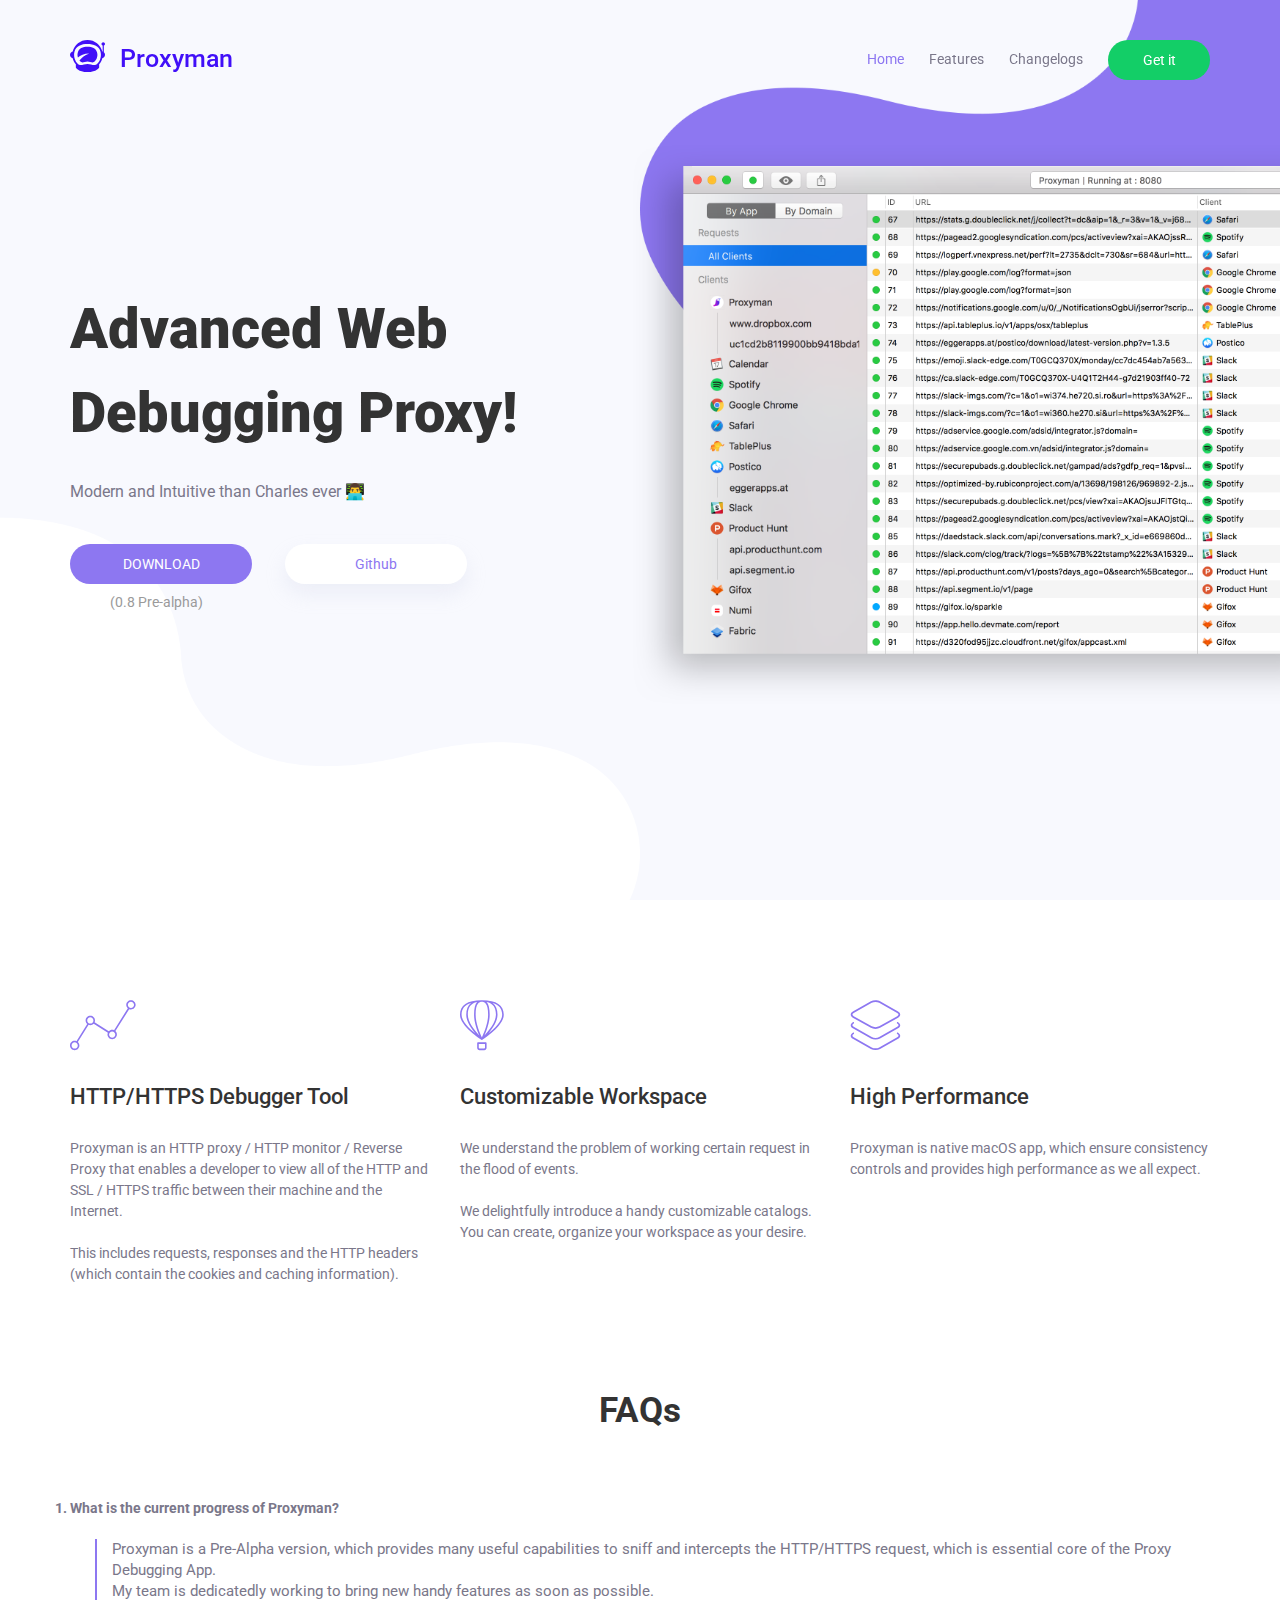
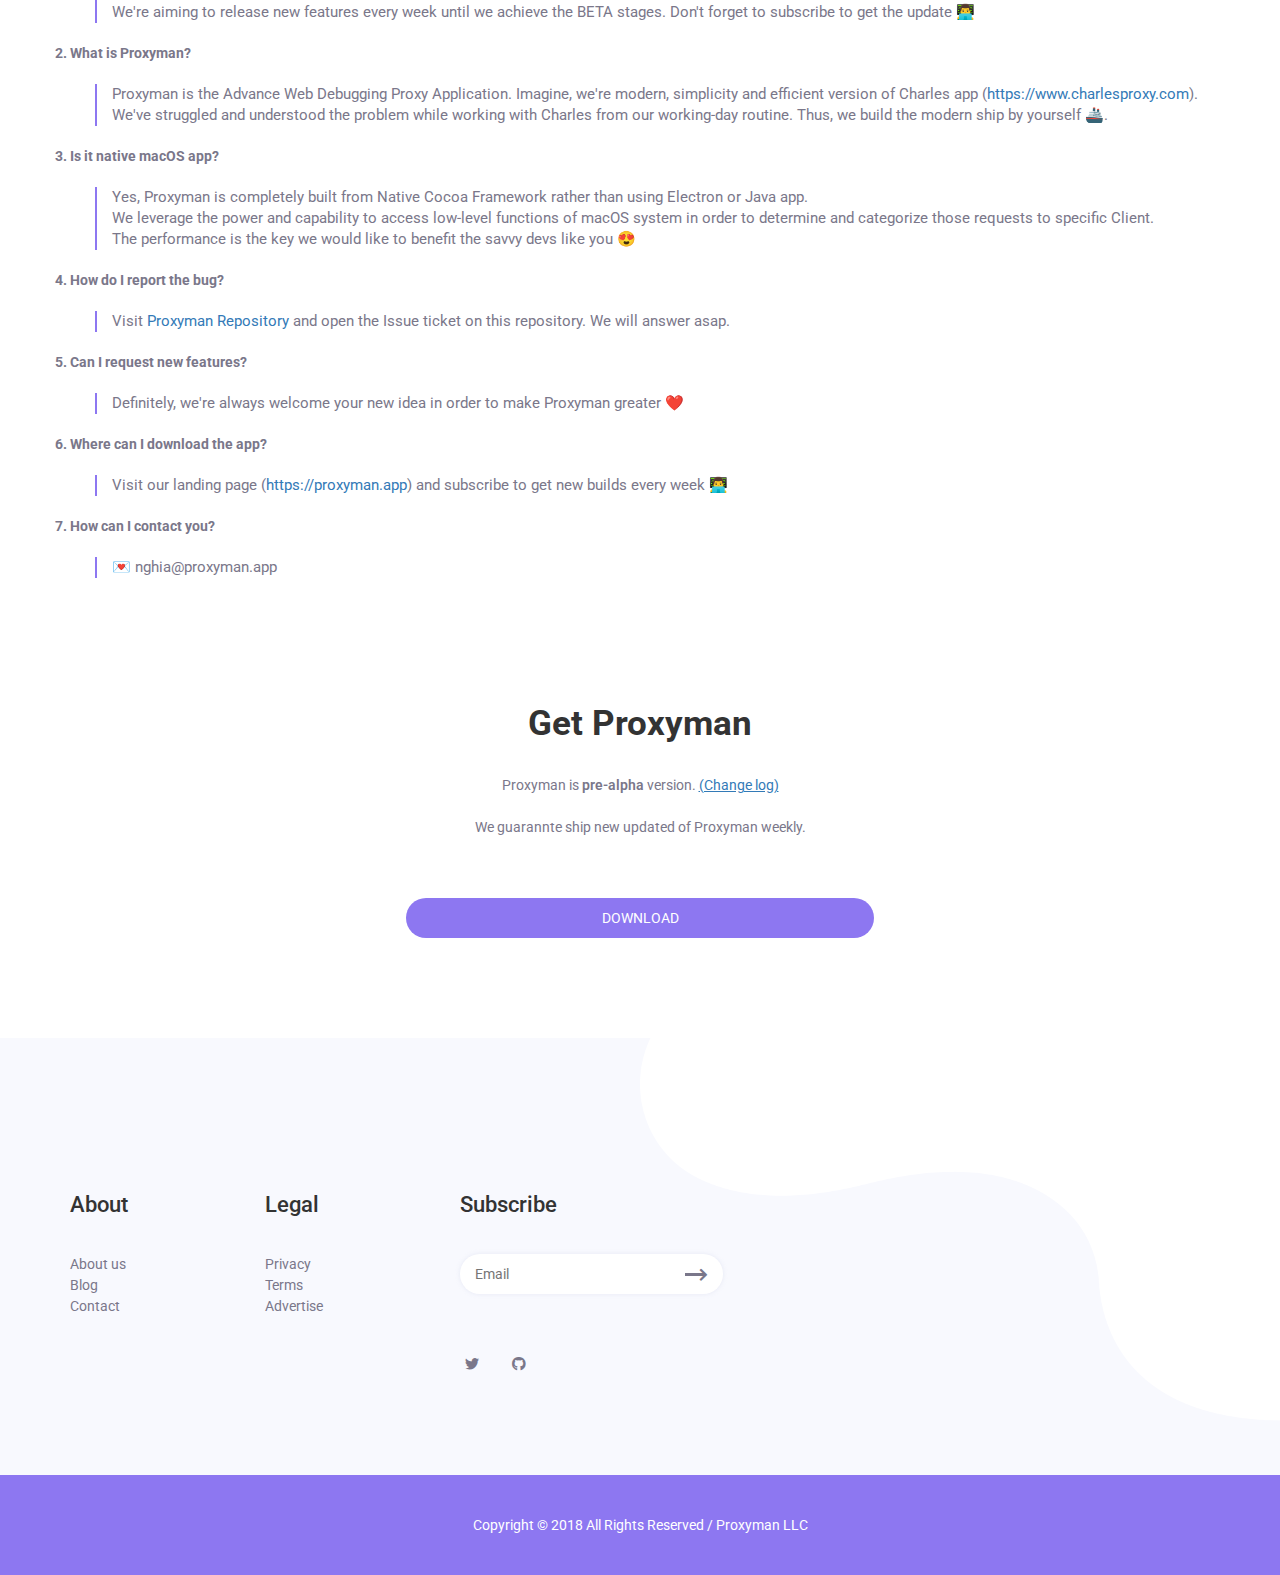
<file: index.html>
<!DOCTYPE html>
<html lang="en" xmlns="http://www.w3.org/1999/xhtml" xmlns:og="http://ogp.me/ns#">

<head>
    <meta charset="UTF-8">
    <meta name="viewport" content="width=device-width, initial-scale=1, shrink-to-fit=no">
    <meta name="keywords" content="proxy, proxyman, proxy app, macos, charles">
    <meta name="author" content="nghia@proxyman.app">
    <title>Proxyman • Advanced Web Debugging Proxy for Mac</title>
    <!-- Bootstrap core CSS -->
    <link rel="stylesheet" href="css/bootstrap.min.css">
    <!-- Font Animate -->
    <link rel="stylesheet" href="css/animate.css">
    <!-- Font Dropdownhover -->
    <link rel="stylesheet" href="css/bootstrap-dropdownhover.min.css">
    <!-- Font Awesome -->
    <link rel="stylesheet" href="css/fontawesome-all.min.css">
    <!-- Font Etline Font -->
    <link rel="stylesheet" href="css/etlinefont.css">
    <!-- Google Font -->
    <link href="https://fonts.googleapis.com/css?family=Roboto:400,500,700,900" rel="stylesheet">
    <!-- Owl Carousel -->
    <link rel="stylesheet" href="css/owl.carousel.min.css">
    <!-- Owl Theme Default -->
    <link rel="stylesheet" href="css/owl.theme.default.min.css">
    <!-- Styles -->
    <link rel="stylesheet" href="css/styles.css?version=1">
    <!-- favicon -->
    <link rel="apple-touch-icon" sizes="57x57" href="img/favicons/apple-icon-57x57.png">
    <link rel="apple-touch-icon" sizes="60x60" href="img/favicons/apple-icon-60x60.png">
    <link rel="apple-touch-icon" sizes="72x72" href="img/favicons/apple-icon-72x72.png">
    <link rel="apple-touch-icon" sizes="76x76" href="img/favicons/apple-icon-76x76.png">
    <link rel="apple-touch-icon" sizes="114x114" href="img/favicons/apple-icon-114x114.png">
    <link rel="apple-touch-icon" sizes="120x120" href="img/favicons/apple-icon-120x120.png">
    <link rel="apple-touch-icon" sizes="144x144" href="img/favicons/apple-icon-144x144.png">
    <link rel="apple-touch-icon" sizes="152x152" href="img/favicons/apple-icon-152x152.png">
    <link rel="apple-touch-icon" sizes="180x180" href="img/favicons/apple-icon-180x180.png">
    <link rel="icon" type="image/png" sizes="192x192"  href="img/favicons/android-icon-192x192.png">
    <link rel="icon" type="image/png" sizes="32x32" href="img/favicons/favicon-32x32.png">
    <link rel="icon" type="image/png" sizes="96x96" href="img/favicons/favicon-96x96.png">
    <link rel="icon" type="image/png" sizes="16x16" href="img/favicons/favicon-16x16.png">
    <link rel="manifest" href="img/favicons/manifest.json">
    <meta name="msapplication-TileColor" content="#ffffff">
    <meta name="msapplication-TileImage" content="img/favicons/ms-icon-144x144.png">
    <meta name="theme-color" content="#ffffff">
    <link rel="image_src" href="img/background/laptop_1.png" />
    <meta property="og:type" content="website" />
    <meta property="og:url" content="https://proxyman.app/" />
    <meta property="og:title" content="Proxyman • Advanced Web Debugging Proxy for Mac" />
    <meta property="og:description" content="Handy Debugging proxy tool for everyone." />
    <meta property="og:image" content="https://proxyman.app/img/background/laptop_1.png" />

    <!--[if lt IE 9]>
     <script src="js/html5shiv.min.js"></script>
     <script src="js/respond.min.js"></script>
    <![endif]-->
    <!-- Global site tag (gtag.js) - Google Analytics -->
<script async src="https://www.googletagmanager.com/gtag/js?id=UA-123178888-1"></script>
<script>
  window.dataLayer = window.dataLayer || [];
  function gtag(){dataLayer.push(arguments);}
  gtag('js', new Date());

  gtag('config', 'UA-123178888-1');
</script>
</head>

<body>
    <!-- Start Navbar -->
    <nav class="navbar navbar-default navbar-fixed-top">
        <div class="container">
            <div class="navbar-header">
                <div class="navbar-toggle collapsed menu-icon" data-toggle="collapse" data-target="#menu" aria-expanded="false" role="button">
                    <div class="bar half start"></div>
                    <div class="bar"></div>
                    <div class="bar half end"></div>
                </div>
                <div class="logo">
                    <img class="navbar-brand" src="img/logo/proxyman_1.svg" alt="logo">
                    <h3 class="logo-title">Proxyman</h3>
                </div>
            </div>
            <div class="collapse navbar-collapse" id="menu" data-hover="dropdown" data-animations="fadeInUp">
                <ul class="nav navbar-nav navbar-right">
                    <!-- Home -->
                    <li class="active"><a class="click-close" href="index.html">Home</a></li>
                    <!-- Features -->
                    <li><a class="click-close" href="#works">Features</a></li>
                    <!-- Features -->
                    <li><a class="click-close" target="_blank" rel="noopener noreferrer" href="./changelog.html">Changelogs</a></li>
                    <!-- Get it -->
                    <li><a class="click-close sign-up" href="#trial">Get it</a></li>
                </ul>
            </div>
        </div>
    </nav>
    <!-- End Navbar -->

    <!-- Start Header -->
    <header>
        <!-- Start Waves -->
        <div class="bg">
            <img class="wave-purple" src="img/background/wave-purple.png" alt="">
            <img class="wave-white" src="img/background/wave-white.png" alt="">
            <!-- Start Mockup -->
            <img class="mockup" src="img/background/laptop_1.png" alt="">
            <!-- End mockup -->
        </div>
        <!-- End Waves -->
        <!-- Start Content -->
        <div class="content">
            <div class="container">
                <div class="row">
                    <div class="col-lg-6 col-md-6 col-sm-12 col-xs-12">
                        <div class="header-text">
                            <h1>Advanced Web Debugging Proxy!</h1>
                            <p class="sub-header">Modern and Intuitive than Charles ever 👨‍💻</p>
                        </div>
                        <div class="button">
                            <a class="btn-main" target="_blank" rel="noopener noreferrer" href="https://www.dropbox.com/s/9nbieo877uyen9k/Proxyman_0.8.dmg?dl=0">DOWNLOAD</a>
                            <a class="btn-main learn-more" target="_blank" rel="noopener noreferrer" href="https://github.com/ProxymanApp/Proxyman">Github</a>
                        </div>
                        <div class="sub-title-1">(0.8 Pre-alpha)</div>
                    </div>
                </div>
            </div>

        </div>
        <!-- End Content -->
    </header>
    <!-- End Header -->
    <!-- Start Section Works -->
    <section id="works" class="section-padding works">
        <div class="container">
            <div class="row">
                <!-- Start item 1 -->
                <div class="col-lg-4 col-md-4 col-sm-12">
                    <div class="item">
                        <span aria-hidden="true" class="icon-linegraph"></span>
                        <h3>HTTP/HTTPS Debugger Tool</h3>
                        <p>Proxyman is an HTTP proxy / HTTP monitor / Reverse Proxy that enables a developer to view all of the HTTP and SSL / HTTPS traffic between their machine and the Internet.<br><br>This includes requests, responses and the HTTP headers (which contain the cookies and caching information).</p>
                    </div>
                </div>
                <!-- End item 1 -->
                <!-- Start item 2 -->
                <div class="col-lg-4 col-md-4 col-sm-12">
                    <div class="item">
                        <span aria-hidden="true" class="icon-hotairballoon"></span>
                        <h3>Customizable Workspace</h3>
                        <p>We understand the problem of working certain request in the flood of events. <br><br>We delightfully introduce a handy customizable catalogs.<br>You can create, organize your workspace as your desire.</p>
                    </div>
                </div>
                <!-- End item 2 -->
                <!-- Start item 3 -->
                <div class="col-lg-4 col-md-4 col-sm-12">
                    <div class="item">
                        <span aria-hidden="true" class="icon-layers"></span>
                        <h3>High Performance</h3>
                        <p>Proxyman is native macOS app, which ensure consistency controls and provides high performance as we all expect.</p>
                    </div>
                </div>
                <!-- End item 3 -->
            </div>
        </div>
    </section>
    <!-- End Section Works -->
    <!-- Start Section FAQ -->
    <section id="faq" class="section-faq-padding">
        <div class="container">
            <div class="row">
              <h2 class="title">FAQs</h2>
<ul>
   <li><strong>1. What is the current progress of Proxyman?</strong></li>
</ul>
<blockquote>
   <p>Proxyman is a Pre-Alpha version, which provides many useful capabilities to sniff and intercepts the HTTP/HTTPS request, which is essential core of the Proxy Debugging App.</p>
   <p>My team is dedicatedly working to bring new handy features as soon as possible.</p>
   <p>We&#39;re aiming to release new features every week until we achieve the BETA stages. Don&#39;t forget to subscribe to get the update 👨‍💻</p>
</blockquote>
<ul>
   <li><strong>2. What is Proxyman?</strong></li>
</ul>
<blockquote>
   <p>Proxyman is the Advance Web Debugging Proxy Application. Imagine, we&#39;re modern, simplicity and efficient version of Charles app (<a href="https://www.charlesproxy.com">https://www.charlesproxy.com</a>).</p>
   <p>We&#39;ve struggled and understood the problem while working with Charles from our working-day routine. Thus, we build the modern ship by yourself 🚢.</p>
</blockquote>
<ul>
   <li><strong>3. Is it native macOS app?</strong></li>
</ul>
<blockquote>
   <p>Yes, Proxyman is completely built from Native Cocoa Framework rather than using Electron or Java app.</p>
   <p>We leverage the power and capability to access low-level functions of macOS system in order to determine and categorize those requests to specific Client.</p>
   <p>The performance is the key we would like to benefit the savvy devs like you 😍</p>
</blockquote>
<ul>
   <li><strong>4. How do I report the bug?</strong></li>
</ul>
<blockquote>
   <p>Visit <a target="_blank" rel="noopener noreferrer" href="https://github.com/ProxymanApp/Proxyman">Proxyman Repository</a> and open the Issue ticket on this repository. We will answer asap.
   </p>
</blockquote>
<ul>
   <li><strong>5. Can I request new features?</strong></li>
</ul>
<blockquote>
   <p>Definitely, we&#39;re always welcome your new idea in order to make Proxyman greater ❤️</p>
</blockquote>
<ul>
   <li><strong>6. Where can I download the app?</strong></li>
</ul>
<blockquote>
   <p>Visit our landing page (<a target="_blank" rel="noopener noreferrer" href="https://proxyman.app">https://proxyman.app</a>) and subscribe to get new builds every week 👨‍💻</p>
</blockquote>
<ul>
   <li><strong>7. How can I contact you?</strong></li>
</ul>
<blockquote>
   <p>💌 nghia@proxyman.app</p>
</blockquote>
            </div>
        </div>
    </section>
    <!-- End Section FAQ -->
    <!-- Start Section Trial -->
    <section id="trial" class="section-padding trial">
        <div class="container">
            <div class="title">
                <h2>Get Proxyman</h2>
                <span>Proxyman is <span class="version-subtitle">pre-alpha</span> version. <a class="underline" href="./changelog.html">(Change log)</a><br><br>We guarannte ship new updated of Proxyman weekly.</span>
            </div>
            <div class="row">
              <a class="btn-main download-btn" target="_blank" rel="noopener noreferrer" href="https://www.dropbox.com/s/7b4z2bsmcs75l6a/Proxyman_0.6.dmg?dl=0">DOWNLOAD</a>
            </div>
        </div>
    </section>
    <!-- End Section Trial -->
    <!-- Start Scroll Top -->
    <div class="scroll-top">
        <span class="animated fadeIn"><i class="fas fa-chevron-left"></i>back</span>
    </div>
    <!-- End Scroll Top -->
    <!-- Start Footer -->
    <footer>
        <!-- Start Waves -->
        <div class="bg">
            <img class="footer-wave-white" src="img/background/footer-wave-white.png" alt="">
        </div>
        <!-- End Waves -->
        <div class="container">
            <div class="row">
                <!-- About -->
                <div class="about col-lg-2 col-md-2 col-sm-4">
                    <!-- Title -->
                    <div class="footer-title">
                        <h3>About</h3>
                    </div>
                    <!-- Link -->
                    <div class="footer-link">
                        <ul>
                            <li><a href="#">About us</a></li>
                            <li><a href="#">Blog</a></li>
                            <li><a href="mailto:nghia@proxyman.app?subject=Hello">Contact</a></li>
                        </ul>
                    </div>
                </div>
                <!-- Legal -->
                <div class="legal col-lg-2 col-md-2 col-sm-4">
                    <!-- Title -->
                    <div class="footer-title">
                        <h3>Legal</h3>
                    </div>
                    <!-- Link -->
                    <div class="footer-link">
                        <ul>
                            <li><a href="#">Privacy</a></li>
                            <li><a href="#">Terms</a></li>
                            <li><a href="#">Advertise</a></li>
                        </ul>
                    </div>
                </div>
                <!-- Subscribe -->
                <div class="subscribe col-lg-3 col-md-3 col-sm-12">
                    <!-- Title -->
                    <div class="footer-title">
                        <h3>Subscribe</h3>
                    </div>
                    <!-- Email -->
                    <form action="#">
                        <div class="email">
                            <input type="email" name="email" placeholder="Email">
                            <button type="submit"><i class="fas fa-chevron-right" aria-hidden="true"></i></button>
                        </div>
                    </form>
                    <!-- Social -->
                    <div class="social">
                        <ul>
                            <li><a href="https://twitter.com/proxyman_app"><i class="fab fa-twitter"></i></a></li>
                            <li><a href="https://github.com/ProxymanApp/Proxyman"><i class="fab fa-github"></i></a></li>
                        </ul>
                    </div>
                </div>
            </div>
        </div>
        <!-- Copy -->
        <div class="copy">
            <div class="container">
                <p>Copyright © 2018 All Rights Reserved / Proxyman LLC</p>
            </div>
        </div>
    </footer>
    <!-- End Footer -->

    <!-- script -->
    <script src="js/jquery-3.3.1.min.js"></script>
    <script src="js/bootstrap.min.js"></script>
    <script src="js/bootstrap-dropdownhover.min.js"></script>
    <script src="js/owl.carousel.min.js"></script>
    <script src="js/script.js"></script>
</body>

</html>
</file>
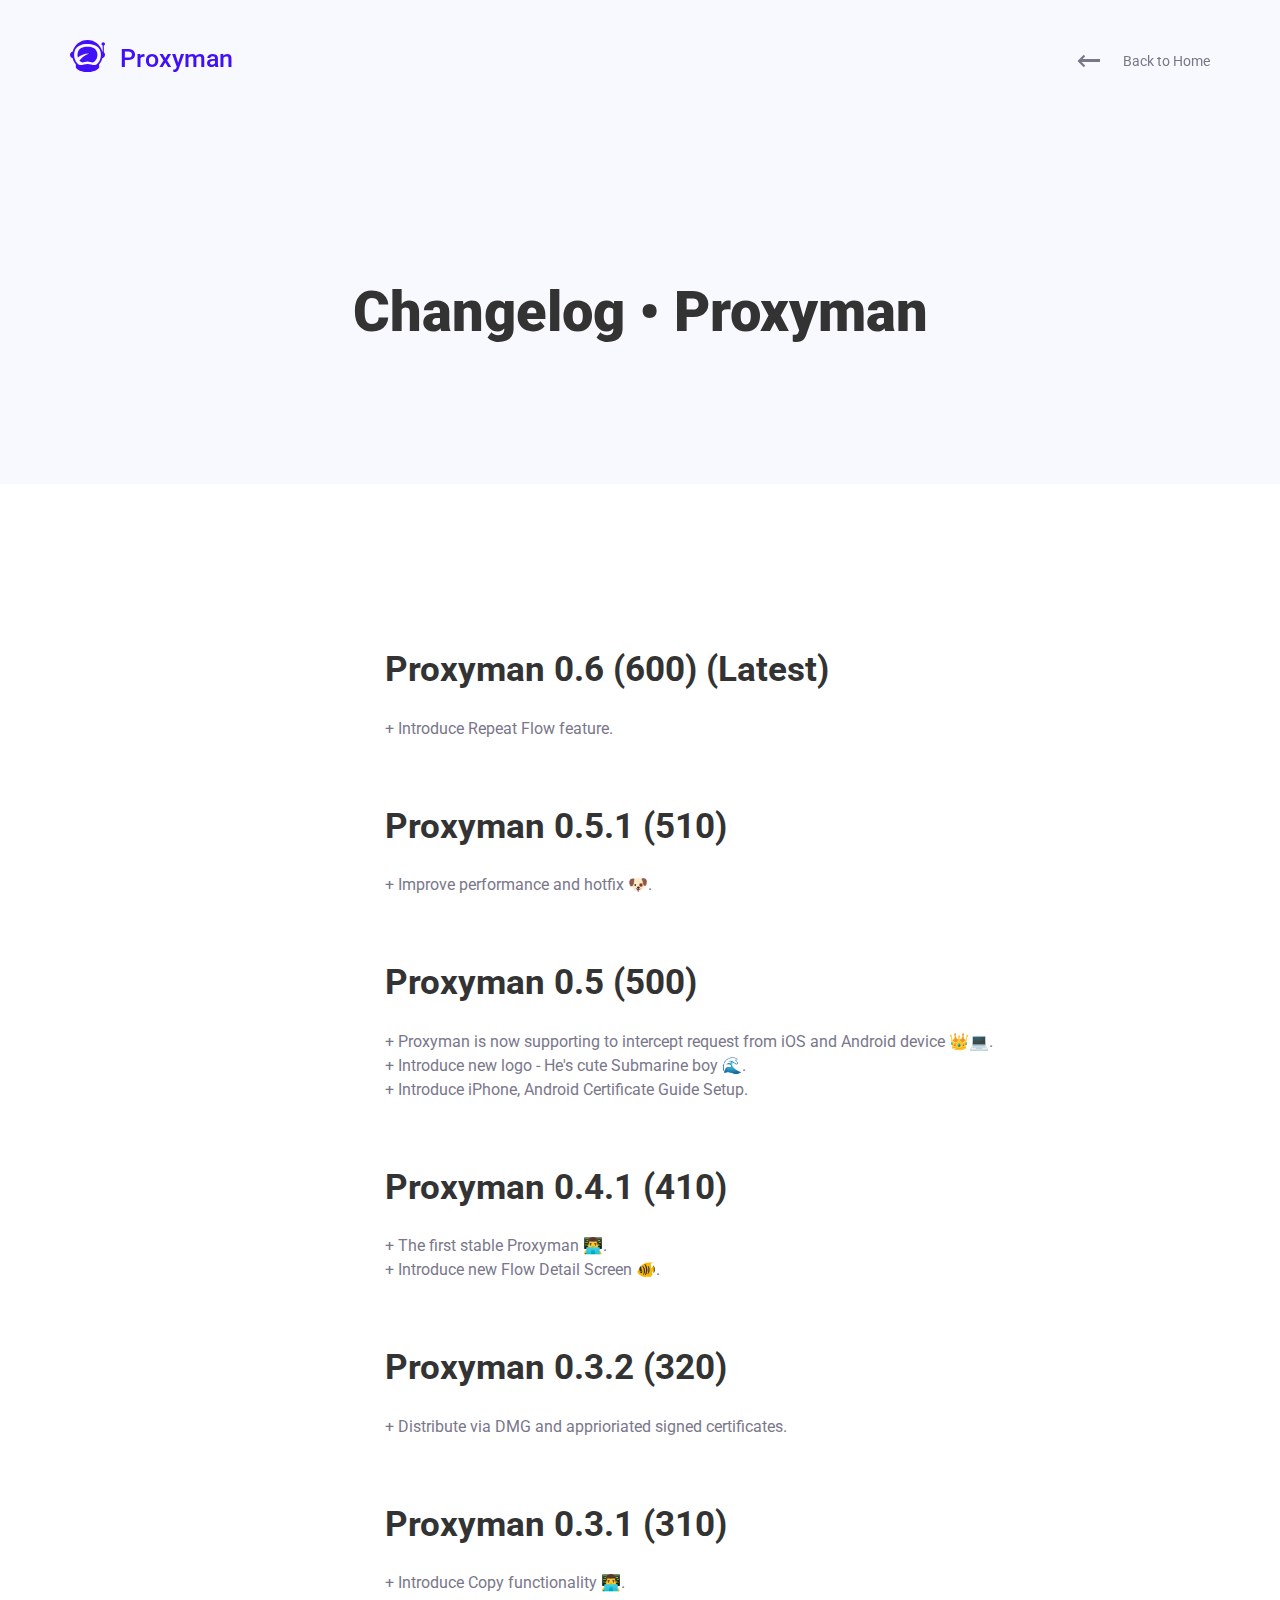
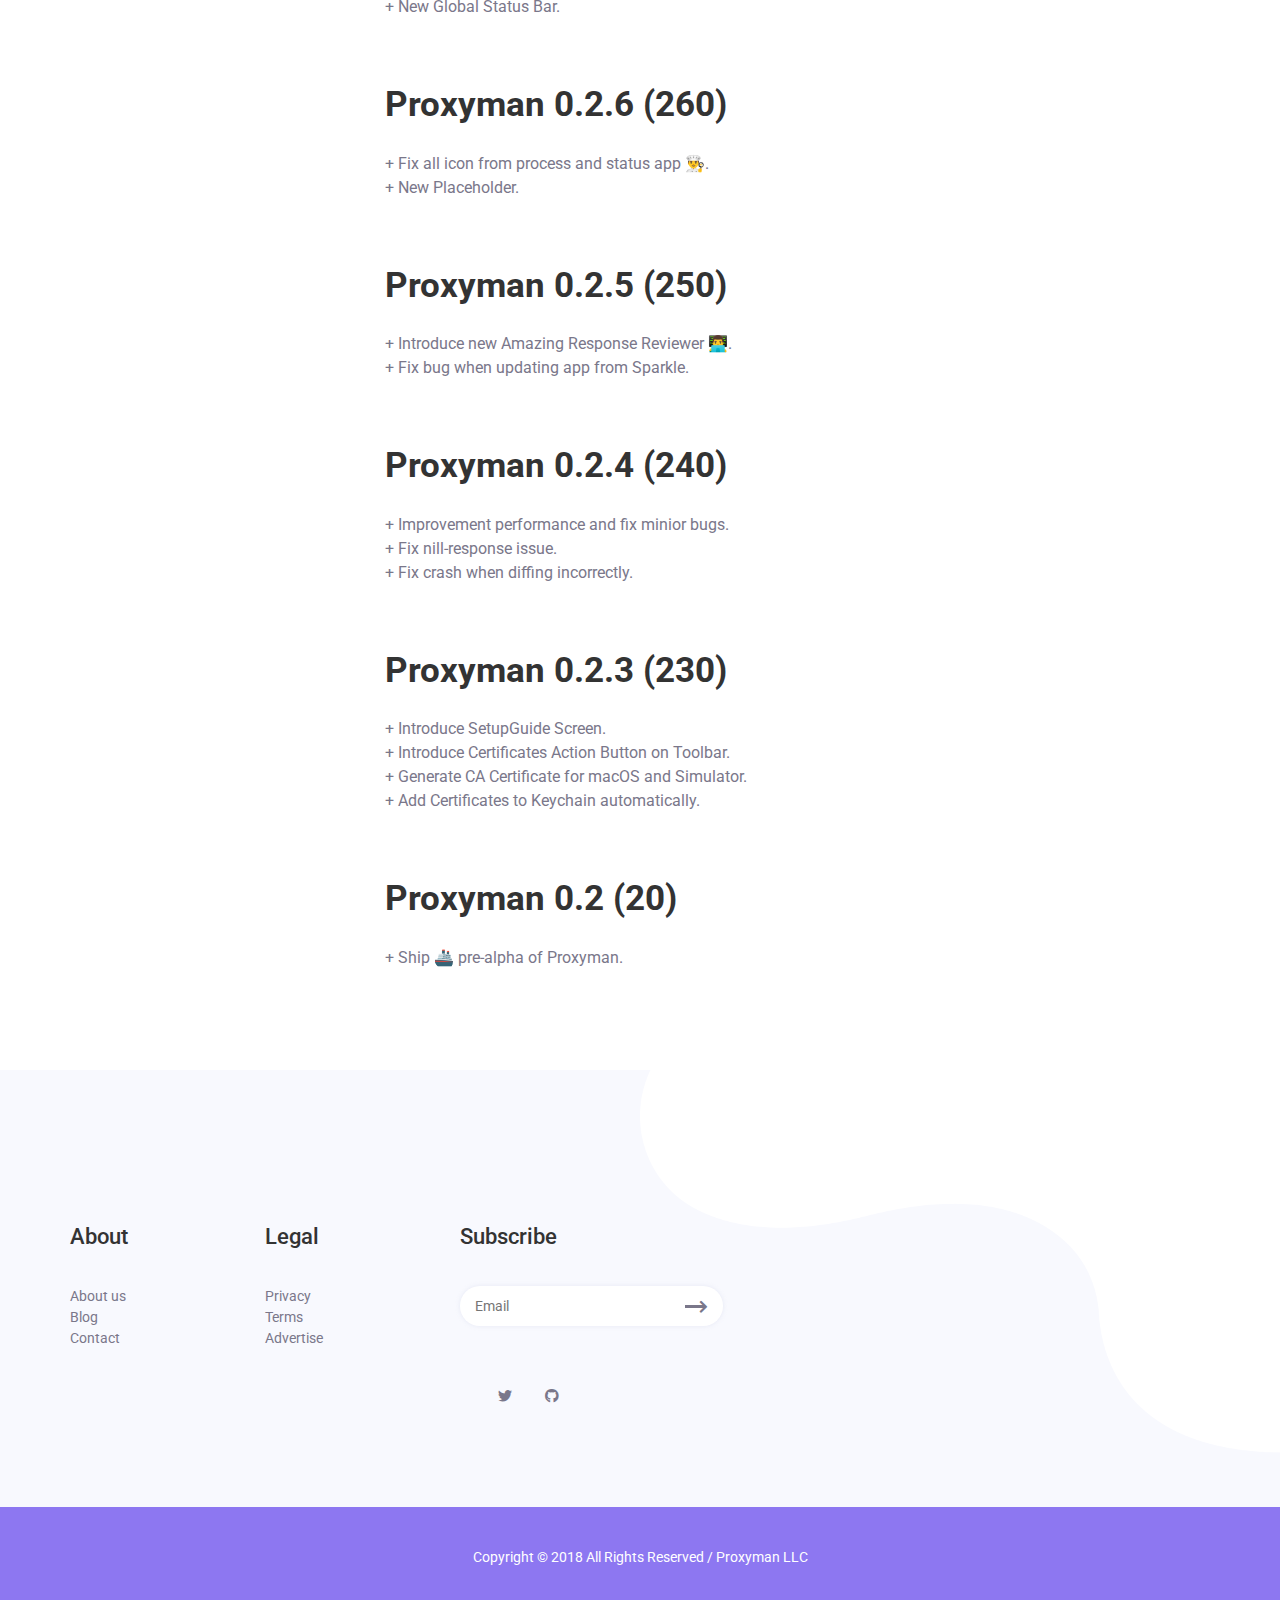
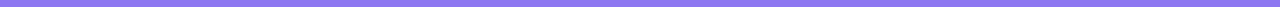
<file: changelog.html>
<!DOCTYPE html>
<html lang="en">

<head>
    <meta charset="UTF-8">
    <meta name="viewport" content="width=device-width, initial-scale=1, shrink-to-fit=no">
    <meta name="keywords" content="proxy, proxyman, proxy app, macos, charles">
    <meta name="author" content="nghia@proxyman.app">
    <title>Proxyman • Advanced Web Debugging Proxy for Mac</title>
    <!-- Bootstrap core CSS -->
    <link rel="stylesheet" href="css/bootstrap.min.css">
    <!-- Font Animate -->
    <link rel="stylesheet" href="css/animate.css">
    <!-- Font Dropdownhover -->
    <link rel="stylesheet" href="css/bootstrap-dropdownhover.min.css">
    <!-- Font Awesome -->
    <link rel="stylesheet" href="css/fontawesome-all.min.css">
    <!-- Light box -->
    <link rel="stylesheet" href="css/lightbox.min.css">
    <!-- Google Font -->
    <link href="https://fonts.googleapis.com/css?family=Roboto:400,500,700,900" rel="stylesheet">
    <!-- Styles -->
    <link rel="stylesheet" href="css/styles.css?version=1">
    <!-- favicon -->
    <link rel="apple-touch-icon" sizes="57x57" href="img/favicons/apple-icon-57x57.png">
    <link rel="apple-touch-icon" sizes="60x60" href="img/favicons/apple-icon-60x60.png">
    <link rel="apple-touch-icon" sizes="72x72" href="img/favicons/apple-icon-72x72.png">
    <link rel="apple-touch-icon" sizes="76x76" href="img/favicons/apple-icon-76x76.png">
    <link rel="apple-touch-icon" sizes="114x114" href="img/favicons/apple-icon-114x114.png">
    <link rel="apple-touch-icon" sizes="120x120" href="img/favicons/apple-icon-120x120.png">
    <link rel="apple-touch-icon" sizes="144x144" href="img/favicons/apple-icon-144x144.png">
    <link rel="apple-touch-icon" sizes="152x152" href="img/favicons/apple-icon-152x152.png">
    <link rel="apple-touch-icon" sizes="180x180" href="img/favicons/apple-icon-180x180.png">
    <link rel="icon" type="image/png" sizes="192x192"  href="img/favicons/android-icon-192x192.png">
    <link rel="icon" type="image/png" sizes="32x32" href="img/favicons/favicon-32x32.png">
    <link rel="icon" type="image/png" sizes="96x96" href="img/favicons/favicon-96x96.png">
    <link rel="icon" type="image/png" sizes="16x16" href="img/favicons/favicon-16x16.png">
    <link rel="manifest" href="img/favicons/manifest.json">
    <meta name="msapplication-TileColor" content="#ffffff">
    <meta name="msapplication-TileImage" content="img/favicons/ms-icon-144x144.png">
    <meta name="theme-color" content="#ffffff">
    <!--[if lt IE 9]>
     <script src="js/html5shiv.min.js"></script>
     <script src="js/respond.min.js"></script>
    <![endif]-->
</head>

<body>
    <!-- Start Navbar -->
    <nav class="navbar navbar-default navbar-fixed-top nav-blog-single">
        <div class="container">
            <div class="navbar-header">
              <div class="logo">
                  <img class="navbar-brand" src="img/logo/proxyman_1.svg" alt="logo">
                  <h3 class="logo-title">Proxyman</h3>
              </div>
            </div>
            <!-- Back to Home -->
            <div class="nav navbar-nav navbar-right">
                <a class="back" href="index.html"><i class="fas fa-chevron-left" aria-hidden="true"></i>Back to Home</a>
            </div>

        </div>
    </nav>
    <!-- End Navbar -->
    <!-- Start Header -->
    <header class="header-blog">
        <div class="container">
            <div class="title">
                <h1>Changelog • Proxyman</h1>
            </div>
        </div>
    </header>
    <!-- End Header -->
    <!-- Start Post Content -->
    <section class="blog blog-post section-padding">
        <div class="container">
            <div class="row">
                <div class="row-center col-lg-8 col-md-8 col-sm-12 col-xs-12">
                    <div class="row-left clearfix">
                        <!-- Start Blog Items -->

                        <!--  Blog Text -->
                        <div class="single-blog-text">
<h2 class="title title-changelog">Proxyman 0.6 (600) (Latest)</h2>
<p class="sub-title">+ Introduce Repeat Flow feature.</p>

<h2 class="title title-changelog">Proxyman 0.5.1 (510)</h2>
<p class="sub-title">+ Improve performance and hotfix 🐶.</p>

<h2 class="title title-changelog">Proxyman 0.5 (500)</h2>
<p class="sub-title">+ Proxyman is now supporting to intercept request from iOS and Android device 👑‍💻.</p>
<p class="sub-title">+ Introduce new logo - He's cute Submarine boy 🌊.</p>
<p class="sub-title">+ Introduce iPhone, Android Certificate Guide Setup.</p>

<h2 class="title title-changelog">Proxyman 0.4.1 (410)</h2>
<p class="sub-title">+ The first stable Proxyman 👨‍💻.</p>
<p class="sub-title">+ Introduce new Flow Detail Screen 🐠.</p>

<h2 class="title title-changelog">Proxyman 0.3.2 (320)</h2>
<p class="sub-title">+ Distribute via DMG and apprioriated signed certificates.</p>

<h2 class="title title-changelog">Proxyman 0.3.1 (310)</h2>
<p class="sub-title">+ Introduce Copy functionality 👨‍💻.</p>
<p class="sub-title">+ New Global Status Bar.</p>
<p class="sub-title"+ General Improvements 🙇🏻‍♂️.</p>

<h2 class="title title-changelog">Proxyman 0.2.6 (260)</h2>
<p class="sub-title">+ Fix all icon from process and status app 👨‍🍳.</p>
<p class="sub-title">+ New Placeholder.</p>

<h2 class="title title-changelog">Proxyman 0.2.5 (250)</h2>
<p class="sub-title">+ Introduce new Amazing Response Reviewer 👨‍💻.</p>
<p class="sub-title">+ Fix bug when updating app from Sparkle.</p>

<h2 class="title title-changelog">Proxyman 0.2.4 (240)</h2>
<p class="sub-title">+ Improvement performance and fix minior bugs.</p>
<p class="sub-title">+ Fix nill-response issue.</p>
<p class="sub-title">+ Fix crash when diffing incorrectly.</p>

<h2 class="title title-changelog">Proxyman 0.2.3 (230)</h2>
<p class="sub-title">+ Introduce SetupGuide Screen.</p>
<p class="sub-title">+ Introduce Certificates Action Button on Toolbar.</p>
<p class="sub-title">+ Generate CA Certificate for macOS and Simulator.</p>
<p class="sub-title">+ Add Certificates to Keychain automatically.</p>

<h2 class="title title-changelog">Proxyman 0.2 (20)</h2>
<p class="sub-title">+ Ship 🚢 pre-alpha of Proxyman.</p>
                        </div>
                        <!-- End Blog Items -->
                    </div>
                </div>
            </div>
        </div>
    </section>
    <!-- End Post Content -->
    <!-- Start Scroll Top -->
    <div class="scroll-top">
        <span class="animated fadeIn"><i class="fas fa-chevron-left"></i>back</span>
    </div>
    <!-- End Scroll Top -->
    <!-- Start Footer -->
    <footer>
        <!-- Start Waves -->
        <div class="bg">
            <img class="footer-wave-white" src="img/background/footer-wave-white.png" alt="">
        </div>
        <!-- End Waves -->
        <div class="container">
            <div class="row">
                <!-- About -->
                <div class="about col-lg-2 col-md-2 col-sm-4">
                    <!-- Title -->
                    <div class="footer-title">
                        <h3>About</h3>
                    </div>
                    <!-- Link -->
                    <div class="footer-link">
                        <ul>
                            <li><a href="#">About us</a></li>
                            <li><a href="#">Blog</a></li>
                            <li><a href="mailto:nghia@proxyman.app?subject=Hello">Contact</a></li>
                        </ul>
                    </div>
                </div>
                <!-- Legal -->
                <div class="legal col-lg-2 col-md-2 col-sm-4">
                    <!-- Title -->
                    <div class="footer-title">
                        <h3>Legal</h3>
                    </div>
                    <!-- Link -->
                    <div class="footer-link">
                        <ul>
                            <li><a href="#">Privacy</a></li>
                            <li><a href="#">Terms</a></li>
                            <li><a href="#">Advertise</a></li>
                        </ul>
                    </div>
                </div>
                <!-- Subscribe -->
                <div class="subscribe col-lg-3 col-md-3 col-sm-12">
                    <!-- Title -->
                    <div class="footer-title">
                        <h3>Subscribe</h3>
                    </div>
                    <!-- Email -->
                    <form action="#">
                        <div class="email">
                            <input type="email" name="email" placeholder="Email">
                            <button type="submit"><i class="fas fa-chevron-right" aria-hidden="true"></i></button>
                        </div>
                    </form>
                    <!-- Social -->
                    <div class="social">
                        <ul>
                            <li><a href="mailto:nghia@proxyman.app?subject=Hello"><i aria-hidden="true" class="fab fa-envelope"></i></a></li>
                            <li><a href="https://twitter.com/proxyman_app"><i class="fab fa-twitter"></i></a></li>
                            <li><a href="https://github.com/ProxymanApp/Proxyman"><i class="fab fa-github"></i></a></li>
                        </ul>
                    </div>
                </div>
            </div>
        </div>
        <!-- Copy -->
        <div class="copy">
            <div class="container">
                <p>Copyright © 2018 All Rights Reserved / Proxyman LLC</p>
            </div>
        </div>
    </footer>
    <!-- End Footer -->
    <!-- script -->
    <script src="js/jquery-3.3.1.min.js"></script>
    <script src="js/bootstrap.min.js"></script>
    <script src="js/bootstrap-dropdownhover.min.js"></script>
    <script src="js/lightbox.min.js"></script>
    <script src="js/script.js"></script>
</body>

</html>
</file>
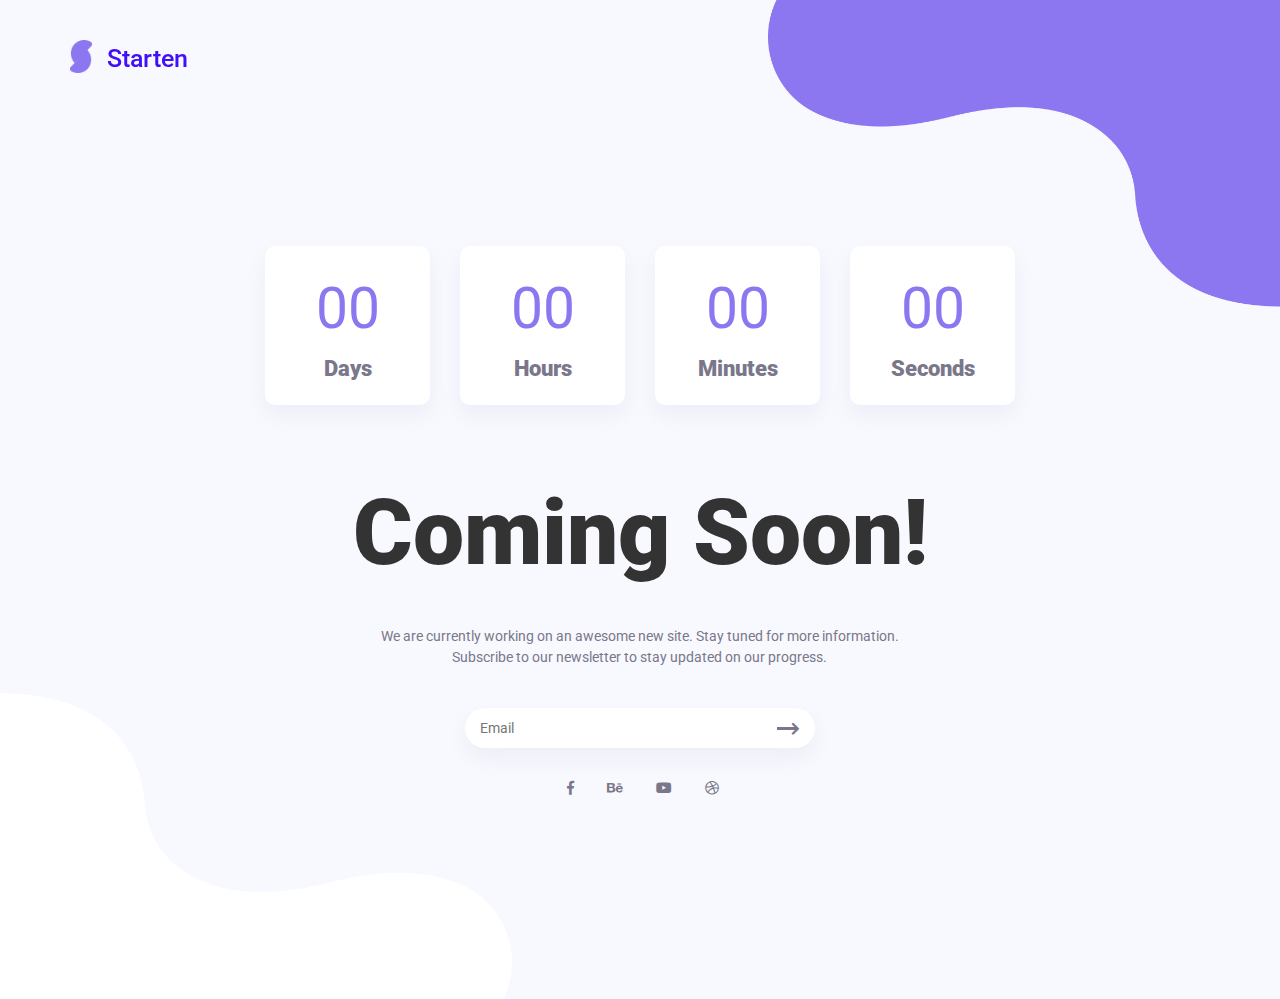
<file: page-coming-soon.html>
<!DOCTYPE html>
<html lang="en">

<head>
    <meta charset="UTF-8">
    <meta name="viewport" content="width=device-width, initial-scale=1, shrink-to-fit=no">
    <meta name="keywords" content="business, creative, modern, portfolio, agency, design, personal, about, resume, studio, blog">
    <meta name="author" content="YasirKareem">
    <title>Starten SaaS & Software Landing Page</title>
    <!-- Bootstrap core CSS -->
    <link rel="stylesheet" href="css/bootstrap.min.css">
    <!-- Font Animate -->
    <link rel="stylesheet" href="css/animate.css">
    <!-- Font Dropdownhover -->
    <link rel="stylesheet" href="css/bootstrap-dropdownhover.min.css">
    <!-- Font Awesome -->
    <link rel="stylesheet" href="css/fontawesome-all.min.css">
    <!-- Google Font -->
    <link href="https://fonts.googleapis.com/css?family=Roboto:400,500,700,900" rel="stylesheet">
    <!-- Styles -->
    <link rel="stylesheet" href="css/styles.css">
    <!-- favicon -->
    <link rel="apple-touch-icon" sizes="180x180" href="img/favicons/apple-touch-icon.png">
    <link rel="icon" type="image/png" sizes="32x32" href="img/favicons/favicon-32x32.png">
    <link rel="icon" type="image/png" sizes="16x16" href="img/favicons/favicon-16x16.png">
    <link rel="manifest" href="img/favicons/site.webmanifest">
    <link rel="mask-icon" href="img/favicons/safari-pinned-tab.svg" color="#8d77f1">
    <link rel="shortcut icon" href="img/favicons/favicon.ico">
    <meta name="msapplication-TileColor" content="#8d77f1">
    <meta name="msapplication-TileImage" content="img/favicons/mstile-144x144.png">
    <meta name="msapplication-config" content="img/favicons/browserconfig.xml">
    <meta name="theme-color" content="#ffffff">
    <!--[if lt IE 9]>
     <script src="js/html5shiv.min.js"></script>
     <script src="js/respond.min.js"></script>
    <![endif]-->
</head>

<body>
    <!-- Start Navbar -->
    <nav class="navbar navbar-default navbar-fixed-top">
        <div class="container">
            <div class="navbar-header">
                <div class="logo">
                    <img class="navbar-brand" src="img/logo/logo.png" alt="logo">
                    <h3>Starten</h3>
                </div>
            </div>
        </div>
    </nav>
    <!-- End Navbar -->

    <!-- Start Header -->
    <header class="coming-soon">
        <!-- Start Waves -->
        <div class="bg">
            <img class="wave-purple" src="img/background/wave-purple-2.png" alt="">
            <img class="wave-white" src="img/background/wave-white.png" alt="">
        </div>
        <!-- End Waves -->
        <!-- Start Content -->
        <div class="coming-soon-content">
            <div class="container">
                <div class="row">
                    <!-- Start Count -->
                    <div class="count clearfix">
                        <!-- Days -->
                        <div class="col-lg-2 col-md-2 col-sm-2 col-xs-6">
                            <div class="countd">
                                <span id="days">00</span>
                                <p>Days</p>
                            </div>
                        </div>
                        <div class="col-lg-2 col-md-2 col-sm-2 col-xs-6">
                            <!-- Hours -->
                            <div class="countd">
                                <span id="hours">00</span>
                                <p>Hours</p>
                            </div>
                        </div>
                        <div class="col-lg-2 col-md-2 col-sm-2 col-xs-6">
                            <!-- Minutes -->
                            <div class="countd">
                                <span id="minutes">00</span>
                                <p>Minutes</p>
                            </div>
                        </div>
                        <div class="col-lg-2 col-md-2 col-sm-2 col-xs-6">
                            <!-- Seconds -->
                            <div class="countd">
                                <span id="seconds">00</span>
                                <p>Seconds</p>
                            </div>
                        </div>
                    </div>
                </div>
                <!-- End Count -->
                <!-- Start Count Title -->

                <div class="count-title">
                    <h1>Coming Soon!</h1>
                    <p>We are currently working on an awesome new site. Stay tuned for more information. Subscribe to our newsletter to stay updated on our progress.</p>
                </div>
                <!-- End Count Title -->
                <!-- Sart Email -->
                <form action="#">
                    <div class="col-lg-4 col-md-4 col-sm-6 col-xs-8">
                        <div class="email">
                            <input type="email" name="email" placeholder="Email">
                            <button type="submit"><i class="fas fa-chevron-right" aria-hidden="true"></i></button>
                        </div>
                    </div>
                </form>
                <!-- End Email -->
                <!-- Social -->
                <div class="social">
                    <ul>
                        <li><a href=""><i class="fab fa-facebook-f"></i></a></li>
                        <li><a href=""><i class="fab fa-behance"></i></a></li>
                        <li><a href=""><i class="fab fa-youtube"></i></a></li>
                        <li><a href=""><i class="fab fa-dribbble"></i></a></li>
                    </ul>
                </div>
            </div>
        </div>
        <!-- End Content -->
    </header>
    <!-- End Header -->

    <!-- script -->
    <script src="js/jquery-3.3.1.min.js"></script>
    <script src="js/bootstrap.min.js"></script>
    <script src="js/script.js"></script>
</body>

</html>
</file>
<file: css/etlinefont.css>
@font-face {
	font-family: 'et-line';
	src:url('../fonts/etlinefont/et-line.eot');
	src:url('../fonts/etlinefont/et-line.eot?#iefix') format('embedded-opentype'),
		url('../fonts/etlinefont/et-line.woff') format('woff'),
		url('../fonts/etlinefont/et-line.ttf') format('truetype'),
		url('../fonts/etlinefont/et-line.svg#et-line') format('svg');
	font-weight: normal;
	font-style: normal;
}

/* Use the following CSS code if you want to use data attributes for inserting your icons */
[data-icon]:before {
	font-family: 'et-line';
	content: attr(data-icon);
	speak: none;
	font-weight: normal;
	font-variant: normal;
	text-transform: none;
	line-height: 1;
	-webkit-font-smoothing: antialiased;
	-moz-osx-font-smoothing: grayscale;
	display:inline-block;
}

/* Use the following CSS code if you want to have a class per icon */
/*
Instead of a list of all class selectors,
you can use the generic selector below, but it's slower:
[class*="icon-"] {
*/
.icon-mobile, .icon-laptop, .icon-desktop, .icon-tablet, .icon-phone, .icon-document, .icon-documents, .icon-search, .icon-clipboard, .icon-newspaper, .icon-notebook, .icon-book-open, .icon-browser, .icon-calendar, .icon-presentation, .icon-picture, .icon-pictures, .icon-video, .icon-camera, .icon-printer, .icon-toolbox, .icon-briefcase, .icon-wallet, .icon-gift, .icon-bargraph, .icon-grid, .icon-expand, .icon-focus, .icon-edit, .icon-adjustments, .icon-ribbon, .icon-hourglass, .icon-lock, .icon-megaphone, .icon-shield, .icon-trophy, .icon-flag, .icon-map, .icon-puzzle, .icon-basket, .icon-envelope, .icon-streetsign, .icon-telescope, .icon-gears, .icon-key, .icon-paperclip, .icon-attachment, .icon-pricetags, .icon-lightbulb, .icon-layers, .icon-pencil, .icon-tools, .icon-tools-2, .icon-scissors, .icon-paintbrush, .icon-magnifying-glass, .icon-circle-compass, .icon-linegraph, .icon-mic, .icon-strategy, .icon-beaker, .icon-caution, .icon-recycle, .icon-anchor, .icon-profile-male, .icon-profile-female, .icon-bike, .icon-wine, .icon-hotairballoon, .icon-globe, .icon-genius, .icon-map-pin, .icon-dial, .icon-chat, .icon-heart, .icon-cloud, .icon-upload, .icon-download, .icon-target, .icon-hazardous, .icon-piechart, .icon-speedometer, .icon-global, .icon-compass, .icon-lifesaver, .icon-clock, .icon-aperture, .icon-quote, .icon-scope, .icon-alarmclock, .icon-refresh, .icon-happy, .icon-sad, .icon-facebook, .icon-twitter, .icon-googleplus, .icon-rss, .icon-tumblr, .icon-linkedin, .icon-dribbble {
	font-family: 'et-line';
	speak: none;
	font-style: normal;
	font-weight: normal;
	font-variant: normal;
	text-transform: none;
	line-height: 1;
	-webkit-font-smoothing: antialiased;
	-moz-osx-font-smoothing: grayscale;
	display:inline-block;
}
.icon-mobile:before {
	content: "\e000";
}
.icon-laptop:before {
	content: "\e001";
}
.icon-desktop:before {
	content: "\e002";
}
.icon-tablet:before {
	content: "\e003";
}
.icon-phone:before {
	content: "\e004";
}
.icon-document:before {
	content: "\e005";
}
.icon-documents:before {
	content: "\e006";
}
.icon-search:before {
	content: "\e007";
}
.icon-clipboard:before {
	content: "\e008";
}
.icon-newspaper:before {
	content: "\e009";
}
.icon-notebook:before {
	content: "\e00a";
}
.icon-book-open:before {
	content: "\e00b";
}
.icon-browser:before {
	content: "\e00c";
}
.icon-calendar:before {
	content: "\e00d";
}
.icon-presentation:before {
	content: "\e00e";
}
.icon-picture:before {
	content: "\e00f";
}
.icon-pictures:before {
	content: "\e010";
}
.icon-video:before {
	content: "\e011";
}
.icon-camera:before {
	content: "\e012";
}
.icon-printer:before {
	content: "\e013";
}
.icon-toolbox:before {
	content: "\e014";
}
.icon-briefcase:before {
	content: "\e015";
}
.icon-wallet:before {
	content: "\e016";
}
.icon-gift:before {
	content: "\e017";
}
.icon-bargraph:before {
	content: "\e018";
}
.icon-grid:before {
	content: "\e019";
}
.icon-expand:before {
	content: "\e01a";
}
.icon-focus:before {
	content: "\e01b";
}
.icon-edit:before {
	content: "\e01c";
}
.icon-adjustments:before {
	content: "\e01d";
}
.icon-ribbon:before {
	content: "\e01e";
}
.icon-hourglass:before {
	content: "\e01f";
}
.icon-lock:before {
	content: "\e020";
}
.icon-megaphone:before {
	content: "\e021";
}
.icon-shield:before {
	content: "\e022";
}
.icon-trophy:before {
	content: "\e023";
}
.icon-flag:before {
	content: "\e024";
}
.icon-map:before {
	content: "\e025";
}
.icon-puzzle:before {
	content: "\e026";
}
.icon-basket:before {
	content: "\e027";
}
.icon-envelope:before {
	content: "\e028";
}
.icon-streetsign:before {
	content: "\e029";
}
.icon-telescope:before {
	content: "\e02a";
}
.icon-gears:before {
	content: "\e02b";
}
.icon-key:before {
	content: "\e02c";
}
.icon-paperclip:before {
	content: "\e02d";
}
.icon-attachment:before {
	content: "\e02e";
}
.icon-pricetags:before {
	content: "\e02f";
}
.icon-lightbulb:before {
	content: "\e030";
}
.icon-layers:before {
	content: "\e031";
}
.icon-pencil:before {
	content: "\e032";
}
.icon-tools:before {
	content: "\e033";
}
.icon-tools-2:before {
	content: "\e034";
}
.icon-scissors:before {
	content: "\e035";
}
.icon-paintbrush:before {
	content: "\e036";
}
.icon-magnifying-glass:before {
	content: "\e037";
}
.icon-circle-compass:before {
	content: "\e038";
}
.icon-linegraph:before {
	content: "\e039";
}
.icon-mic:before {
	content: "\e03a";
}
.icon-strategy:before {
	content: "\e03b";
}
.icon-beaker:before {
	content: "\e03c";
}
.icon-caution:before {
	content: "\e03d";
}
.icon-recycle:before {
	content: "\e03e";
}
.icon-anchor:before {
	content: "\e03f";
}
.icon-profile-male:before {
	content: "\e040";
}
.icon-profile-female:before {
	content: "\e041";
}
.icon-bike:before {
	content: "\e042";
}
.icon-wine:before {
	content: "\e043";
}
.icon-hotairballoon:before {
	content: "\e044";
}
.icon-globe:before {
	content: "\e045";
}
.icon-genius:before {
	content: "\e046";
}
.icon-map-pin:before {
	content: "\e047";
}
.icon-dial:before {
	content: "\e048";
}
.icon-chat:before {
	content: "\e049";
}
.icon-heart:before {
	content: "\e04a";
}
.icon-cloud:before {
	content: "\e04b";
}
.icon-upload:before {
	content: "\e04c";
}
.icon-download:before {
	content: "\e04d";
}
.icon-target:before {
	content: "\e04e";
}
.icon-hazardous:before {
	content: "\e04f";
}
.icon-piechart:before {
	content: "\e050";
}
.icon-speedometer:before {
	content: "\e051";
}
.icon-global:before {
	content: "\e052";
}
.icon-compass:before {
	content: "\e053";
}
.icon-lifesaver:before {
	content: "\e054";
}
.icon-clock:before {
	content: "\e055";
}
.icon-aperture:before {
	content: "\e056";
}
.icon-quote:before {
	content: "\e057";
}
.icon-scope:before {
	content: "\e058";
}
.icon-alarmclock:before {
	content: "\e059";
}
.icon-refresh:before {
	content: "\e05a";
}
.icon-happy:before {
	content: "\e05b";
}
.icon-sad:before {
	content: "\e05c";
}
.icon-facebook:before {
	content: "\e05d";
}
.icon-twitter:before {
	content: "\e05e";
}
.icon-googleplus:before {
	content: "\e05f";
}
.icon-rss:before {
	content: "\e060";
}
.icon-tumblr:before {
	content: "\e061";
}
.icon-linkedin:before {
	content: "\e062";
}
.icon-dribbble:before {
	content: "\e063";
}
</file>
<file: css/styles.css>
/*---------------------------------------

Project: Starten SaaS & Software Landing Page
TemplateVersion: 1.0
Author: YasirKareem

01. Default
    01.1 HTML, Body
    01.2 H1, H2, H3, P
    01.3 Title
    01.4 Section Padding
    01.5 Selection
    01.6 Bottns
    01.7 Lightbox
02  Navbar
03. Header
04. Section Work
05. Section About
06. Section Features
07. Section Testimonials
08. Section Pricing
09. Section Trial
10. Scroll Top
11. Footer
12. Page Coming Soon
13. Responsive
14. CSS only for firefox

---------------------------------------*/

/*--- Default ---*/

html,
body {
    height: 100%;
    font-size: 14px;
    line-height: 1.5;
    font-family: Roboto;
    color: #7a778a;
    background: #fff;
    position: relative;
}

/* H1, H2, H3 */

h1,
h2,
h3 {
    font-family: Roboto;
    color: #333;
    margin: 0 0 25px 0;
    line-height: 1.5;
}

h1 {
    font-weight: 900;
    font-size: 56px;
}

h2 {
    font-weight: 700;
    font-size: 35px;
}

h3 {
    font-weight: 500;
    font-size: 22px;
}

p,
.title span {
    color: #7a778a;
    margin: 0;
}

.title {
    text-align: center;
    margin-bottom: 60px;
}

.sub-title {
  margin: 0;
  text-align: left;
  font-size: 16px;
}

.title-changelog {
  margin-bottom: 20px;
  margin-top: 60px;
  text-align: left;
}

.title span {
    width: 326px;
    /* display: block; */
    margin: 0 auto;
}

.version-subtitle {
  font-weight: 600;
}

/* Section Padding */

.section-padding {
    padding: 100px 0;
}

/* Selection */

::selection {
    color: #fff;
    text-shadow: none;
    background: #8d77f1;
}

::-moz-selection {
    color: #fff;
    text-shadow: none;
    background: #8d77f1;
}

/* Buttons */

.button {
    margin-top: 40px;
}

.btn-main,
.form-submit {
    color: #fff;
    position: relative;
    background: #8d77f1;
    width: 182px;
    height: 40px;
    border-radius: 25px;
    text-align: center;
    line-height: 40px;
    display: inline-block;
    -webkit-transition: all .3s ease-in-out;
    -o-transition: all .3s ease-in-out;
    transition: all .3s ease-in-out;
}

.download-btn {
    display: block;
    margin-left: auto;
    margin-right: auto;
    width: 40% !important;
}

.learn-more {
    color: #8d77f1;
    background: #fff;
    margin-left: 30px;
    -webkit-box-shadow: 0px 10px 20px 0px rgba(197, 199, 224, 0.22);
    box-shadow: 0px 10px 20px 0px rgba(197, 199, 224, 0.22);
}

.btn-main:hover,
.form-submit:hover {
    color: #fff;
    background: #6a56c5;
    text-decoration: none;
}

.learn-more:hover {
    background: #8d77f1;
}

/* Lightbox */

.lb-data .lb-close {
    background: url(../img/lightbox/close.png) top right no-repeat;
}

.lb-cancel {
    background: url(../img/lightbox/loading.gif) no-repeat
}

.lb-nav a.lb-prev {
    background: url(../img/lightbox/prev.png) left 48% no-repeat;
}

.lb-nav a.lb-next {
    background: url(../img/lightbox/next.png) right 48% no-repeat;
}


/*--- Start Navbar ---*/

.navbar {
    margin-bottom: 0;
    -webkit-transition: all .3s ease-in-out;
    -o-transition: all .3s ease-in-out;
    transition: all .3s ease-in-out;
}

.navbar-default {
    padding-top: 40px;
    background-color: transparent;
    border-color: transparent;
}

.top-nav {
    padding: 15px 0;
    background-color: #fff;
    -webkit-box-shadow: 0px 0px 20px 0px rgba(197, 199, 224, 0.2);
    box-shadow: 0px 0px 20px 0px rgba(197, 199, 224, 0.2);
}

.nav-open {
    background-color: #121212;
}

.navbar-brand {
    padding: 0;
    height: 100%;
    margin: 0 15px 0 0;
    width: 18%;
}

.navbar > .container.navbar-brand,
.navbar > .container-fluid.navbar-brand {
    margin-left: 0;
}

.logo h3 {
    color: #410FF8;
    margin: 0;
    display: inline-block;
    font-size: 25px;
}

.navbar-right {
    margin-right: 0;
}

.navbar-nav > li {
    margin-right: 25px;
    padding: 9px 0 0;
}

.navbar-nav > li:last-child {
    padding: 0;
    margin-right: 0;
}

.navbar-default .navbar-nav > li > a {
    padding: 0;
    color: #7a778a;
    position: relative;
    line-height: 1.5;
    -webkit-transition: all .3s ease-in-out;
    -o-transition: all .3s ease-in-out;
    transition: all .3s ease-in-out;
}

.navbar-default .navbar-nav > li > a:focus,
.navbar-default .navbar-nav > li > a:hover {
    color: #8d77f1;
    text-decoration: none;
}

.navbar-default .navbar-nav > .active > a,
.navbar-default .navbar-nav > .active > a:focus,
.navbar-default .navbar-nav > .active > a:hover,
.navbar-default .navbar-nav > .open > a,
.navbar-default .navbar-nav > .open > a:focus,
.navbar-default .navbar-nav > .open > a:hover {
    color: #8d77f1;
    background-color: transparent;
}

.sub-title-1 {
  margin-left: 40px;
  margin-top: 8px;
  color: #9a9a9a;
}

/* Sign Up */

.navbar-default .navbar-nav > li > a.sign-up {
    width: 102px;
    height: 40px;
    color: #fff;
    line-height: 40px;
    text-align: center;
    background-color: #13ce67;
    border-radius: 25px;
}

.navbar-default .navbar-nav > li > a.sign-up:hover {
    background-color: #1aa85a;
}

.navbar-default .navbar-nav > .active > a.sign-up {
    color: #fff;
    background-color: #13ce67;
}


/* Dropdown */

li a i {
    margin-left: 5px;
}

.dropdown-menu {
    top: 120%;
    padding: 20px 30px;
    margin: 0;
    background-color: #fff;
    border: none;
    border-radius: 0;
    min-width: 160px;
    -webkit-box-shadow: 0 3px 8px rgba(0, 0, 0, 0.08);
    box-shadow: 0 3px 8px rgba(0, 0, 0, 0.08);
}

.dropdown-menu > li > a {
    color: #7a778a;
    line-height: 1.5;
    padding: 0 0 15px 0;
    display: inline-block;
    -webkit-transition: all .3s ease-in-out;
    -o-transition: all .3s ease-in-out;
    transition: all .3s ease-in-out;
}

.dropdown-menu > li:last-child > a {
    padding: 0;
}

.dropdown-menu > li > a:focus,
.dropdown-menu > li > a:hover {
    color: #8d77f1;
    background-color: transparent;
}

/* Navbar Toggle */

.navbar-toggle {
    padding: 0;
    margin-top: 0;
    margin-bottom: 0;
    border: 0 transparent;
    border-radius: 0;
}

.navbar-default .navbar-toggle {
    border-color: transparent;
}

.navbar-default .navbar-toggle:focus,
.navbar-default .navbar-toggle:hover {
    background-color: transparent;
}

/* Menu Icon */

.menu-icon {
    width: 25px;
    height: 25px;
    display: none;
    cursor: pointer;
    z-index: 999;
    -webkit-flex-direction: column;
    -moz-flex-direction: column;
    -ms-flex-direction: column;
    -o-flex-direction: column;
    flex-direction: column;
    justify-content: space-between;
    -webkit-transition: transform .3s ease-out;
    -o-transition: transform .3s ease-out;
    transition: transform .3s ease-out;
}

.menu-icon.change {
    -webkit-transform: rotate(-45deg);
    -ms-transform: rotate(-45deg);
    -o-transform: rotate(-45deg);
    transform: rotate(-45deg);
}

.bar {
    background-color: #7a778a;
    border-radius: 5px;
    width: 100%;
    height: 2px;
    -webkit-transition: transform .3s ease-out;
    -o-transition: transform .3s ease-out;
    transition: transform .3s ease-out;
}

.menu-icon:hover .bar {
    background-color: #8d77f1;
}

.bar.half {
    width: 50%;
}

.bar.start {
    -webkit-transform-origin: right;
    -moz-transform-origin: right;
    -ms-transform-origin: right;
    -o-transform-origin: right;
    transform-origin: right;
    -webkit-transition: transform .3s cubic-bezier(0.54, -0.81, 0.57, 0.57);
    -o-transition: transform .3s cubic-bezier(0.54, -0.81, 0.57, 0.57);
    transition: transform .3s cubic-bezier(0.54, -0.81, 0.57, 0.57);
}

.change .bar {
    background-color: #8d77f1;
}

.change .bar.start {
    -webkit-transform: rotate(-90deg) translateX(0);
    -o-transform: rotate(-90deg) translateX(0);
    transform: rotate(-90deg) translateX(0);
}

.bar.end {
    align-self: flex-end;
    -webkit-transform-origin: left;
    -moz-transform-origin: left;
    -ms-transform-origin: left;
    -o-transform-origin: left;
    transform-origin: left;
    -webkit-transition: transform .3s cubic-bezier(0.54, -0.81, 0.57, 0.57);
    -o-transition: transform .3s cubic-bezier(0.54, -0.81, 0.57, 0.57);
    transition: transform .3s cubic-bezier(0.54, -0.81, 0.57, 0.57);
}

.change .bar.end {
    -webkit-transform: rotate(-90deg) translateX(-1px);
    -o-transform: rotate(-90deg) translateX(-1px);
    transform: rotate(-90deg) translateX(-1px);
}

/* Navbar Collapse */

.navbar-collapse {
    border-top: 0px solid transparent;
    -webkit-box-shadow: none;
    box-shadow: none;
}

/*--- End Navbar ---*/

/*--- Start Header ---*/

header {
    position: relative;
    background: #f8f9fe;
    padding-top: 170px;
    min-height: 100%;
    overflow: hidden;
}

/* Waves Bg */

.wave-purple,
.wave-white {
    position: absolute;
    width: 50%
}

.wave-purple {
    top: 0;
    right: 0;

}

.wave-white {
    bottom: 0;
    left: 0;
}

/* Content */

.content {
    z-index: 2;
    position: absolute;
    top: 50%;
    left: 0;
    right: 0;
    -webkit-transform: translateY(-50%);
    -ms-transform: translateY(-50%);
    -o-transform: translateY(-50%);
    transform: translateY(-50%);
}

/* Mockup */

.mockup {
    position: relative;
    right: -69px;
    float: right;
    width: 56%;
    z-index: 2;
    margin-top: -2%;
}

/*--- End Header ---*/

/*--- Start Section Works ---*/

.item span {
    font-size: 50px;
    color: #8d77f1;
    margin-bottom: 30px;
}

/*--- End Section Works ---*/

/*--- Start Section About ---*/

.about-item-1 {
    margin-bottom: 200px;
}

.about-text {
    padding: 42px 70px 0 0;
}

.about-text p:first-of-type {
    margin-bottom: 30px;
}

.about-img-1 {
    width: 100%;
    height: 376px;
    border-radius: 10px;
    background-image: url("../img/background/feature_1.png");
    background-size: cover;
    box-shadow: 0px 10px 20px 0px rgba(197, 199, 224, 0.22);
}

.about-item-2 .about-text {
    padding: 42px 0 0 70px;
}

.about-img-2 {
    width: 100%;
    height: 376px;
    border-radius: 10px;
background: url('http://via.placeholder.com/670x346/8d77f1/fff') no-repeat center center;
    background-size: cover;
    box-shadow: 0px 10px 20px 0px rgba(197, 199, 224, 0.22);
}

/*--- End Section About ---*/

/*--- Start Section Features ---*/

.features {
    padding-bottom: 70px;
}

.features .item {
    margin-bottom: 30px;
}

/*--- End Section Features ---*/

/*--- Start Section Testimonials ---*/

.testimonials {
    background: #f8f9fe;
}

.testimonials .title {
    text-align: left;
    display: inline-block;
    width: 400px;
}

.testimonials .title h2 {
    margin-bottom: 0;
}

.testimonials-item {
    padding: 40px;
    background: #fff;
    border-radius: 10px;
    -webkit-box-shadow: 0px 10px 20px 0px rgba(197, 199, 224, 0.15);
    box-shadow: 0px 10px 20px 0px rgba(197, 199, 224, 0.15);
}

.testimonials-text {
    margin-bottom: 40px;
}

.title-img {
    float: left;
    margin-right: 15px;
}
.title-img img{
    border-radius: 50%;
}

.owl-carousel .owl-item img {
    width: auto;
    display: inline-block;
}

.title-text {
    float: left;
    padding-top: 8px;

}
.title-text h3 {
    margin: 0;
}

/* Arrow */

.owl-nav {
    position: absolute;
    text-align: right;
    top: -75px;
    right: -15px;
    color: #7a778a;
    -webkit-transition: all .3s ease-in-out;
    -o-transition: all .3s ease-in-out;
    transition: all .3s ease-in-out;
}

.owl-carousel .owl-dots.disabled,
.owl-carousel .owl-nav.disabled {
    display: block;
}

.owl-carousel .owl-nav button.owl-next,
.owl-carousel .owl-nav button.owl-prev,
.owl-carousel button.owl-dot {
    outline: 0;
}

.fa-chevron-left,
.fa-chevron-right {
    -webkit-transition: all .3s ease-in-out;
    -o-transition: all .3s ease-in-out;
    transition: all .3s ease-in-out;
}

.fa-chevron-left {
    color: #7a778a;
    margin-right: 53px;
}

.fa-chevron-left,
.fa-chevron-right {
    position: relative;
    font-size: 14px;
}

.fa-chevron-left:after,
.fa-chevron-right:after {
    position: absolute;
    content: '';
    width: 20px;
    height: 3px;
    background: #7a778a;
    top: 36%;
    -webkit-transition: all .3s ease-in-out;
    -o-transition: all .3s ease-in-out;
    transition: all .3s ease-in-out;
}


.fa-chevron-left:after {
    left: 3px;
}

.fa-chevron-right:after {
    right: 3px;
}

.owl-prev:hover .fa-chevron-left,
.owl-next:hover .fa-chevron-right {
    color: #8d77f1;
}

.owl-prev:hover .fa-chevron-left:after,
.owl-next:hover .fa-chevron-right:after {
    background: #8d77f1;
    width: 30px;
}

/*--- End Section Testimonials ---*/

/*--- Start Section Pricing ---*/

.pricing {
    padding-bottom: 70px;
}

.pricing-item {
    padding: 40px;
    margin-bottom: 30px;
    -webkit-transition: all .3s ease-in-out;
    -o-transition: all .3s ease-in-out;
    transition: all .3s ease-in-out;
}

.pricing-item:hover,
.premium {
    background: #fff;
    border-radius: 10px;
    -webkit-box-shadow: 0px 0px 20px 0px rgba(197, 199, 224, 0.2);
    box-shadow: 0px 0px 20px 0px rgba(197, 199, 224, 0.2);
}

/* Price */

.price {
    margin: 40px 0;
    text-align: center;
}

.price span,
.price p {
    color: #8d77f1;
    display: inline-block;
}

.price p {
    position: relative;
    font-size: 57px;
    font-weight: 900;
    line-height: 1;
    margin: 0 25px 0 0;
}

.price p:before {
    content: "\f155";
    position: absolute;
    top: 0;
    left: -25px;
    font-size: 14px;
    font-family: Font Awesome\ 5 Free;
}

/* Options */

ul {
    padding: 0;
    margin: 0;
    list-style: none;
}

.options ul li {
    margin-bottom: 15px;
}

.options ul li:last-child {
    margin-bottom: 0;
}

.options ul li p span {
    float: right;
    color: #13ce67;
}

.options ul li p:not(.not) {
    opacity: .6;
    text-decoration: line-through;
}

/* Button */

.pricing-item .button {
    text-align: center;
}

/*--- End Section Pricing ---*/

/*--- End Section Trial ---*/

form {
    display: -webkit-box;
    display: -webkit-flex;
    display: -ms-flexbox;
    display: flex;
    justify-content: center;
}

input[type="text"],
input[type="email"],
input[type="password"],
.form-submit {
    color: #333;
    padding: 15px;
    margin-bottom: 30px;
    height: 40px;
    width: 100%;
    outline: 0;
    background-color: #f8f9fe;
    border: none;
    border-radius: 25px;
}

.form-submit {
    padding: 0;
    color: #fff;
    margin-bottom: 0;
    background-color: #8d77f1;
}


.password {
    position: relative;
}

.password span {
    position: absolute;
    right: 15px;
    line-height: 40px;
    top: 0;
}


/*--- End Section Trial ---*/

/*--- Start Scroll Top ---*/

.scroll-top {
    right: -20px;
    opacity: .3;
    bottom: 140px;
    display: none;
    position: fixed;
    cursor: pointer;
    z-index: 99999;
    -webkit-transform: rotate(90deg);
    -ms-transform: rotate(90deg);
    -o-transform: rotate(90deg);
    transform: rotate(90deg);
    -webkit-transition: all .3s ease-in-out;
    -o-transition: all .3s ease-in-out;
    transition: all .3s ease-in-out;
}

.scroll-top:hover {
    opacity: 1;
}

.scroll-top span {
    color: #7a778a;
    cursor: pointer;
    line-height: 1.5;
    text-transform: uppercase;
    -webkit-transition: all .3s ease-in-out;
    -o-transition: all .3s ease-in-out;
    transition: all .3s ease-in-out;
}

.scroll-top span:hover {
    color: #8d77f1;
}

.scroll-top .fa-chevron-left {
    top: 1px;
    margin-right: 37px;
}

.fa-chevron-left:after {
    position: absolute;
    content: '';
    height: 3px;
    top: 36%;
    -webkit-transition: all .3s ease-in-out;
    -o-transition: all .3s ease-in-out;
    transition: all .3s ease-in-out;
}

.scroll-top span:hover .fa-chevron-left:after {
    background: #8d77f1;
    width: 30px;
}

/*--- End Scroll Top ---*/

/*--- Start Footer ---*/

footer {
    position: relative;
    padding-top: 150px;
    background: #f8f9fe;
}

.footer-wave-white {
    position: absolute;
    top: 0;
    right: 0;
    width: 50%;
}

/* Starten */

.footer-img {
    margin-bottom: 25px;
}

.footer-img .footer_logo {
    width: 15%;
}

.footer-title {
    margin-bottom: 33px;
}

ul li a {
    color: #7a778a;
    -webkit-transition: all .3s ease-in-out;
    -o-transition: all .3s ease-in-out;
    transition: all .3s ease-in-out;
}

ul li a:hover {
    color: #8d77f1;
    text-decoration: none;
    -webkit-transition: all .3s ease-in-out;
    -o-transition: all .3s ease-in-out;
    transition: all .3s ease-in-out;
}

/* Subscribe */

.subscribe form {
    display: block;
}

.subscribe input[type="email"] {
    background-color: #fff;
    -webkit-box-shadow: 0px 0px 4.5px 0.5px rgba(197, 199, 224, 0.25);
    box-shadow: 0px 0px 4.5px 0.5px rgba(197, 199, 224, 0.25);
}

.email {
    position: relative;
}

.subscribe button,
.input-search button,
.email button {
    position: absolute;
    right: 9px;
    line-height: 40px;
    top: 0;
    outline: 0;
    border: none;
    background-color: transparent;
}

.subscribe button:hover .fa-chevron-right,
.input-search button:hover .fa-chevron-right,
.email button:hover .fa-chevron-right {
    color: #8d77f1;
}

.subscribe button:hover .fa-chevron-right:after,
.input-search button:hover .fa-chevron-right:after,
.email button:hover .fa-chevron-right:after {
    background: #8d77f1;
    width: 30px;
}

/* Social */

.social {
    margin-top: 30px;
}

.social ul li {
    list-style: none;
    display: inline-block;
    margin-right: 25px;
}

.social ul li:last-child {
    margin-right: 0;
}

.sub-header {
  font-size: 16px;
}

/* Copy */

.copy {
    color: #fff;
    height: 100px;
    margin-top: 100px;
    background: #8d77f1;
    line-height: 100px;
}

.copy p {
    color: #fff;
    text-align: center;
}

/*--- End Footer ---*/

/*--- Start Blog ---*/

.header-blog {
    min-height: 200px;
    padding: 270px 0 130px;
    background: #f8f9fe;
    text-align: center;
}

.header-blog .title,
.header-blog .title h1 {
    margin: 0
}

/* breadcrumb */

.breadcrumb {
    padding: 0;
    margin: 0;
    list-style: none;
    border-radius: 0;
    background: transparent;

}

.breadcrumb a {
    color: #7a778a;
    text-decoration: none;
    transition: all .5s ease-in-out;
    -o-transition: all .5s ease-in-out;
    -moz-transition: all .5s ease-in-out;
    -webkit-transition: all .5s ease-in-out;
}

.breadcrumb a:hover,
.breadcrumb > .active {
    color: #8d77f1;
}


/* Start Row Left */

.blog-items {
    margin-bottom: 60px;
}

.blog-item-img-1 {
    height: 450px;
    width: 100%;
    background: url('http://via.placeholder.com/770x450/8d77f1/fff') no-repeat center center;
    -webkit-background-size: cover;
    background-size: cover;
}

.blog-item-img-2 {
    height: 450px;
    width: 100%;
    background: url('http://via.placeholder.com/770x450/8d77f1/fff') no-repeat center center;
    -webkit-background-size: cover;
    background-size: cover;
}

.blog-item-img-3 {
    height: 450px;
    width: 100%;
    background: url('http://via.placeholder.com/770x450/8d77f1/fff') no-repeat center center;
    -webkit-background-size: cover;
    background-size: cover;
}

.blog-text {
    padding: 40px;
}

.blog-text-top {
    padding-top: 25px;
}

.blog-text-top p {
    display: inline-block;
}

.blog-text-top p:first-child {
    margin-right: 15px;
}

/* Pagination */

.blog-nav {
    text-align: center;
}

.pagination {
    margin: 0;
    border-radius: 0;
}

.pagination > li > a {
    padding: 0 15px 0 0;
    margin-left: 0;
    line-height: 1.5;
    color: #7a778a;
    background-color: transparent;
    border: none;
    -webkit-transition: all .3s ease-in-out;
    -o-transition: all .3s ease-in-out;
    transition: all .3s ease-in-out;
}

.pagination li:last-child a {
    padding: 0 0 0 15px;
}

.pagination li a .fa-chevron-left {
    margin-right: 13px;
}

.pagination > li > a:focus,
.pagination > li > a:hover {
    z-index: 2;
    color: #8d77f1;
    background-color: transparent;
    border-color: none;
}

.pagination > .active > a,
.pagination > .active > a:focus,
.pagination > .active > a:hover {
    z-index: 3;
    color: #8d77f1;
    cursor: default;
    background-color: transparent;
    border-color: transparent;
}

.pagination > .disabled > a,
.pagination > .disabled > a:focus,
.pagination > .disabled > a:hover {
    color: #7a778a;
    cursor: not-allowed;
    background-color: transparent;
    border-color: transparent;
}

.page-link:hover .fa-chevron-left:after,
.page-link:hover .fa-chevron-right:after {
    background: #8d77f1;
}

/* End Row Left */

/* Start Row Right */

.row-right {
    padding-left: 75px;
}

.row-margin {
    margin-bottom: 60px;
}

/* Search */

.search form,
.blog-post-form form {
    display: block;
}

.input-search button {
    right: 23px;
}

/* Catagories - Recent Posts - Tags - Meta */

.catagories ul,
.recent-posts ul,
.tags ul,
.meta ul {
    padding: 0;
    margin: 0;
    list-style: none;
}

.catagories ul li,
.meta ul li {
    margin-bottom: 15px;
}

.catagories ul li:last-child,
.recent-posts ul li:last-child {
    margin-bottom: 0;
}

.catagories ul li a,
.catagories ul li span,
.recent-posts ul li a,
.tags ul li a,
.meta ul li a {
    color: #7a778a;
    text-decoration: none;
    -webkit-transition: all .3s ease-in-out;
    -o-transition: all .3s ease-in-out;
    transition: all .3s ease-in-out;
}

.catagories ul li span {
    float: right;
}

.catagories ul li:hover a,
.catagories ul li:hover span,
.recent-posts ul li a:hover,
.meta ul li a:hover {
    color: #8d77f1;
}

/* Recent Posts */

.recent-posts ul li {
    margin-bottom: 30px;
}

.recent-posts img {
    width: 105px;
    height: 70px;
    float: left;
    margin-right: 15px;
}

.recent-posts ul li a {
    color: #7a778a;
    display: block;
    margin-bottom: 15px;
}

.recent-posts span {
    color: #7a778a;
}

/* Tags */

.tags ul li {
    display: inline-block;
}

.tags ul li a {
    display: block;
    padding: 7px 8px;
    margin: 0 15px 15px 0;
    background: #f8f9fe;
}

.tags ul li:last-child a {
    margin: 0;
}

.tags ul li a:hover {
    color: #fff;
    background: #8d77f1;
}

/* End Row Right */

/*--- End Blog ---*/

/*--- Start Blog Post ---*/

/* Navbar */

.nav:hover {
    cursor: pointer;
}

.nav-blog-single a {
    color: #7a778a;
    display: block;
    padding-top: 11px;
    -webkit-transition: all .3s ease-in-out;
    -o-transition: all .3s ease-in-out;
    transition: all .3s ease-in-out;
}

.nav:hover a.back {
    color: #8d77f1;
    text-decoration: none;
}

.nav a.back .fa-chevron-left {
    margin-right: 37px;
}

.nav:hover a.back .fa-chevron-left {
    color: #8d77f1;
}

.nav:hover a.back .fa-chevron-left:after {
    background: #8d77f1;
    width: 30px;
}

/* Blog Post */

.blog-post .row {
    display: -webkit-box;
    display: -webkit-flex;
    display: -ms-flexbox;
    display: flex;
}

.blog-post .row-center {
    margin: 0 auto;
}

.single-blog-text {
    margin: 0 auto;
    padding-left: 16%;
}

.middle {
    margin-top: 40px;
}

/* Blockquote */

blockquote {
    padding: 0 15px 0;
    margin: 20px 0 20px 40px;
    font-size: 15px;
    line-height: 21px;
    border-left: 2px solid #8d77f1;
}

/* Blog Post Img */

.blog-post-img {
    margin: 40px 0;
}

.underline {
  text-decoration: underline;
}

.blog-post-img-1 {
    height: 250px;
    width: 100%;
    background: url('http://via.placeholder.com/370x250/8d77f1/fff') no-repeat center center;
    -webkit-background-size: cover;
    background-size: cover;
    text-align: center;
    -webkit-transition: opacity .3s ease-in-out;
    -o-transition: opacity .3s ease-in-out;
    transition: opacity .3s ease-in-out;
}

.blog-post-img-2 {
    height: 250px;
    width: 100%;
    background: url('http://via.placeholder.com/370x250/8d77f1/fff') no-repeat center center;
    -webkit-background-size: cover;
    background-size: cover;
    text-align: center;
    -webkit-transition: opacity .3s ease-in-out;
    -o-transition: opacity .3s ease-in-out;
    transition: opacity .3s ease-in-out;
}

.blog-post-img-1:hover,
.blog-post-img-2:hover {
    opacity: .7;
}


/* Blog Post Footer */

.blog-post-footer {
    margin-top: 40px;
    padding-bottom: 25px;
    border-bottom: 1px solid #efedf7;
}

.blog-post-footer .tags,
.share {
    display: inline-block;
}

.share {
    float: right;
}

.share a,
.comment-footer-right a {
    color: #7a778a;
    -webkit-transition: color .3s ease-in-out;
    -o-transition: color .3s ease-in-out;
    transition: color .3s ease-in-out;
}

.share a:hover,
.comment-footer-right a:hover {
    color: #8d77f1;
}

/* Comments */

.comments {
    margin-top: 40px;
}

.comment-img {
    float: left;
    margin-right: 15px;
}

.comment-img img {
    width: 70px;
}

.comment-text {
    display: table;
}

.comment-footer {
    margin-top: 25px;
}

.comment-footer-left {
    display: inline-block;
}

.comment-footer-left p {
    display: inline-block;
}

.comment-footer-left p:first-child {
    margin-right: 15px;
}

.comment-footer-right {
    float: right;
}

.reply {
    margin: 40px 0 40px 40px;
}

/* Blog Post Form */

.blog-post-form {
    margin-top: 60px;
}

textarea {
    color: #333;
    padding: 10px;
    margin-bottom: 30px;
    height: 180px;
    width: 100%;
    outline: 0;
    background-color: #f8f9fe;
    border: none;
    border-radius: 25px;
}

/*--- End Blog Post ---*/

/*--- Start Coming Soon ---*/

.coming-soon {
    text-align: center;
    padding: 246px 0 200px;
}

.coming-soon .bg .wave-purple,
.coming-soon .bg .wave-white {
    width: 40%;
}


.count {
    display: -webkit-box;
    display: -webkit-flex;
    display: -ms-flexbox;
    display: flex;
    justify-content: center;
    margin-bottom: 60px;
}

.countd {
    width: 100%;
    padding: 20px;
    text-align: center;
    border-radius: 10px;
    background-color: #fff;
    -webkit-box-shadow: 0px 10px 20px 0px rgba(197, 199, 224, 0.22);
    box-shadow: 0px 10px 20px 0px rgba(197, 199, 224, 0.22);
}

.countd span {
    font-size: 57px;
    color: #8d77f1;
}

.countd p {
    font-size: 22px;
    font-weight: 900;
    color: #7a778a;
}

.count-title {
    margin-bottom: 40px;
}

.count-title h1 {
    font-size: 91px;
}

.count-title p {
    width: 51%;
    margin: 0 auto;
}

.coming-soon .email input[type="email"] {
    background-color: #fff;
    margin-bottom: 0;
    -webkit-box-shadow: 0px 10px 20px 0px rgba(197, 199, 224, 0.22);
    box-shadow: 0px 10px 20px 0px rgba(197, 199, 224, 0.22);
}

/*--- End Coming Soon ---*/

/*--- Responsive ---*/

@media (max-width: 1199px) {

    /* Works */
    .works {
        padding-bottom: 70px;
    }
    .item {
        margin-bottom: 30px
    }

}


@media (max-width: 991px) {
    /* Waves Bg */
    .wave-purple,
    .wave-white,
    .mockup {
        width: 0;
    }

    .content {
        text-align: center;
        width: 100%;
        left: 50%;
        right: auto;
        -webkit-transform: translate(-50%, -50%);
        -ms-transform: translate(-50%, -50%);
        -o-transform: translate(-50%, -50%);
        transform: translate(-50%, -50%);
    }
    /* about */
    .about-text,
    .about-item-2 .about-text {
        padding: 0;
        margin-bottom: 60px;
    }
    .about-item-2 .about-text {
        margin-bottom: 0;
    }
    .about-img-2 {
        margin-bottom: 60px;
    }
    /* Footer */
    footer {
        padding-top: 100px;
    }
    .footer-wave-white {
        width: 0;
    }
    .starten,
    footer .about,
    .work,
    .legal {
        text-align: center;
        margin-bottom: 30px;
    }
    .starten p,
    .subscribe input[type="email"] {
        width: 60%;
        margin: 0 auto;
    }
    .subscribe input[type="email"] {
        margin-bottom: 30px;
    }
    .subscribe {
        text-align: center;
    }
    .subscribe button {
        position: relative;
        right: 33px;
    }
    /* Row Right*/
    .row-right {
        padding-left: 0;
    }
    /* Blog Post */
    .blog-post .row {
        display: block;
    }
    .blog-post .row-center {
        margin: 0;
    }
    .blog-post-img-1 {
        margin-bottom: 30px;
    }

    /* Coming Soon */
    .countd span {
        font-size: 35px;
    }
    .countd p {
        font-size: 14px;
    }
}

@media (min-width: 700px) {}

@media (min-width: 768px) {
    /* Navbar*/
    .navbar > .container .navbar-brand,
    .navbar > .container-fluid .navbar-brand {
        margin-left: 0;
    }
    .navbar-right .dropdown-menu {
        right: auto;
        left: -30px;
    }


}

@media (max-width: 768px) {
    .nav-blog-single .navbar-header {
        float: left;
    }

    .nav-blog-single .navbar-right {
        float: right !important;
    }
}

@media (max-width: 767px) {
    /* H1, H2 */
    h1 {
        font-size: 35px;
    }
    h2 {
        font-size: 22px;
    }
    /* Navbar */
    .navbar-nav {
        margin: 0;
    }
    .navbar > .container .navbar-brand,
    .navbar > .container-fluid .navbar-brand {
        margin-left: 15px;
    }
    .menu-icon {
        display: flex;
    }

    .navbar-fixed-bottom .navbar-collapse,
    .navbar-fixed-top .navbar-collapse,
    .navbar-fixed-top .navbar-collapse:before {
        border: 0;
        margin: 0;
        padding: 80px 0 10px 80px;
        width: 100%;
        top: 0;
        right: 0;
        position: fixed;
        max-height: none;
        height: 100% !important;
        background-color: #fff;
        -webkit-transition: .5s;
        transition: .5s;
        -webkit-box-shadow: none;
        box-shadow: none;
        -webkit-transform: translateX(100%);
        transform: translateX(100%);
    }

    navbar-fixed-bottom .navbar-collapse.in,
    .navbar-fixed-top .navbar-collapse.in {
        -webkit-transform: translateX(0);
        transform: translateX(0);
    }

    .navbar-nav > li {
        margin-right: 0;
        margin-bottom: 25px;
        padding: 0;
    }
    .navbar-nav > li:nth-child(6),
    .navbar-nav > li:last-child {
        margin-bottom: 0;
    }
    .navbar-nav > li > a {
        font-size: 20px;
        font-weight: 900;
    }
    .navbar-default .navbar-nav > li > a.sign-up {
        display: none;
    }
    .navbar-nav .open .dropdown-menu > li > a {
        line-height: 1.5;
    }
    .navbar-default .navbar-nav > .active > a:before,
    .navbar-default .navbar-nav > .active > a:focus:before,
    .navbar-default .navbar-nav > .active > a:hover:before,
    .navbar-default .navbar-nav > .open > a:before,
    .navbar-default .navbar-nav > .open > a:focus:before,
    .navbar-default .navbar-nav > .open > a:hover:before,
    .navbar-default .navbar-nav > li > a:hover:before {
        width: 0;
    }

    .dropdown-menu {
        padding: 10px 0 0;
    }

    .navbar-default .navbar-nav .open .dropdown-menu > li > a:hover {
        color: #8d77f1;
    }

    /* Footer */
    .starten p,
    .subscribe input[type="email"] {
        width: 100%;
    }
    .subscribe button {
        position: absolute;
        right: 9px;
    }

    /* Blog */
    .row-left {
        margin-bottom: 100px;
    }

    /* Coming Soon */
    .count {
        display: block;
        margin-bottom: 30px;
    }
    .countd {
        margin-bottom: 30px;
    }
    .countd span {
        margin-bottom: 30px;
    }
    .count-title h1 {
        font-size: 57px;
    }
    .count-title p {
        width: 90%;
    }
}

@media (max-width: 480px) {
    /* H1 */
    h1 {
        font-size: 22px;
    }
    /* Navbar */
    .navbar-default {
        padding-top: 20px;
    }
    /* Buttons */
    .content .btn-main {
        display: block;
        margin: 0 auto 30px;
    }
    .learn-more {
        margin: 0;
    }

    /* Testimonials */
    .testimonials .title {
        width: 200px;
    }

    /* Coming Soon */
    .count-title h1 {
        font-size: 33px;
    }
}

/*--- CSS Only For Firefox ---*/

@-moz-document url-prefix() {
    .fa-chevron-left::after,
    .fa-chevron-right::after {
        top: 45%;
    }
    .blog-nav .fa-chevron-left::after,
    .blog-nav .fa-chevron-right::after {
        top: 42%;
    }
}
</file>
